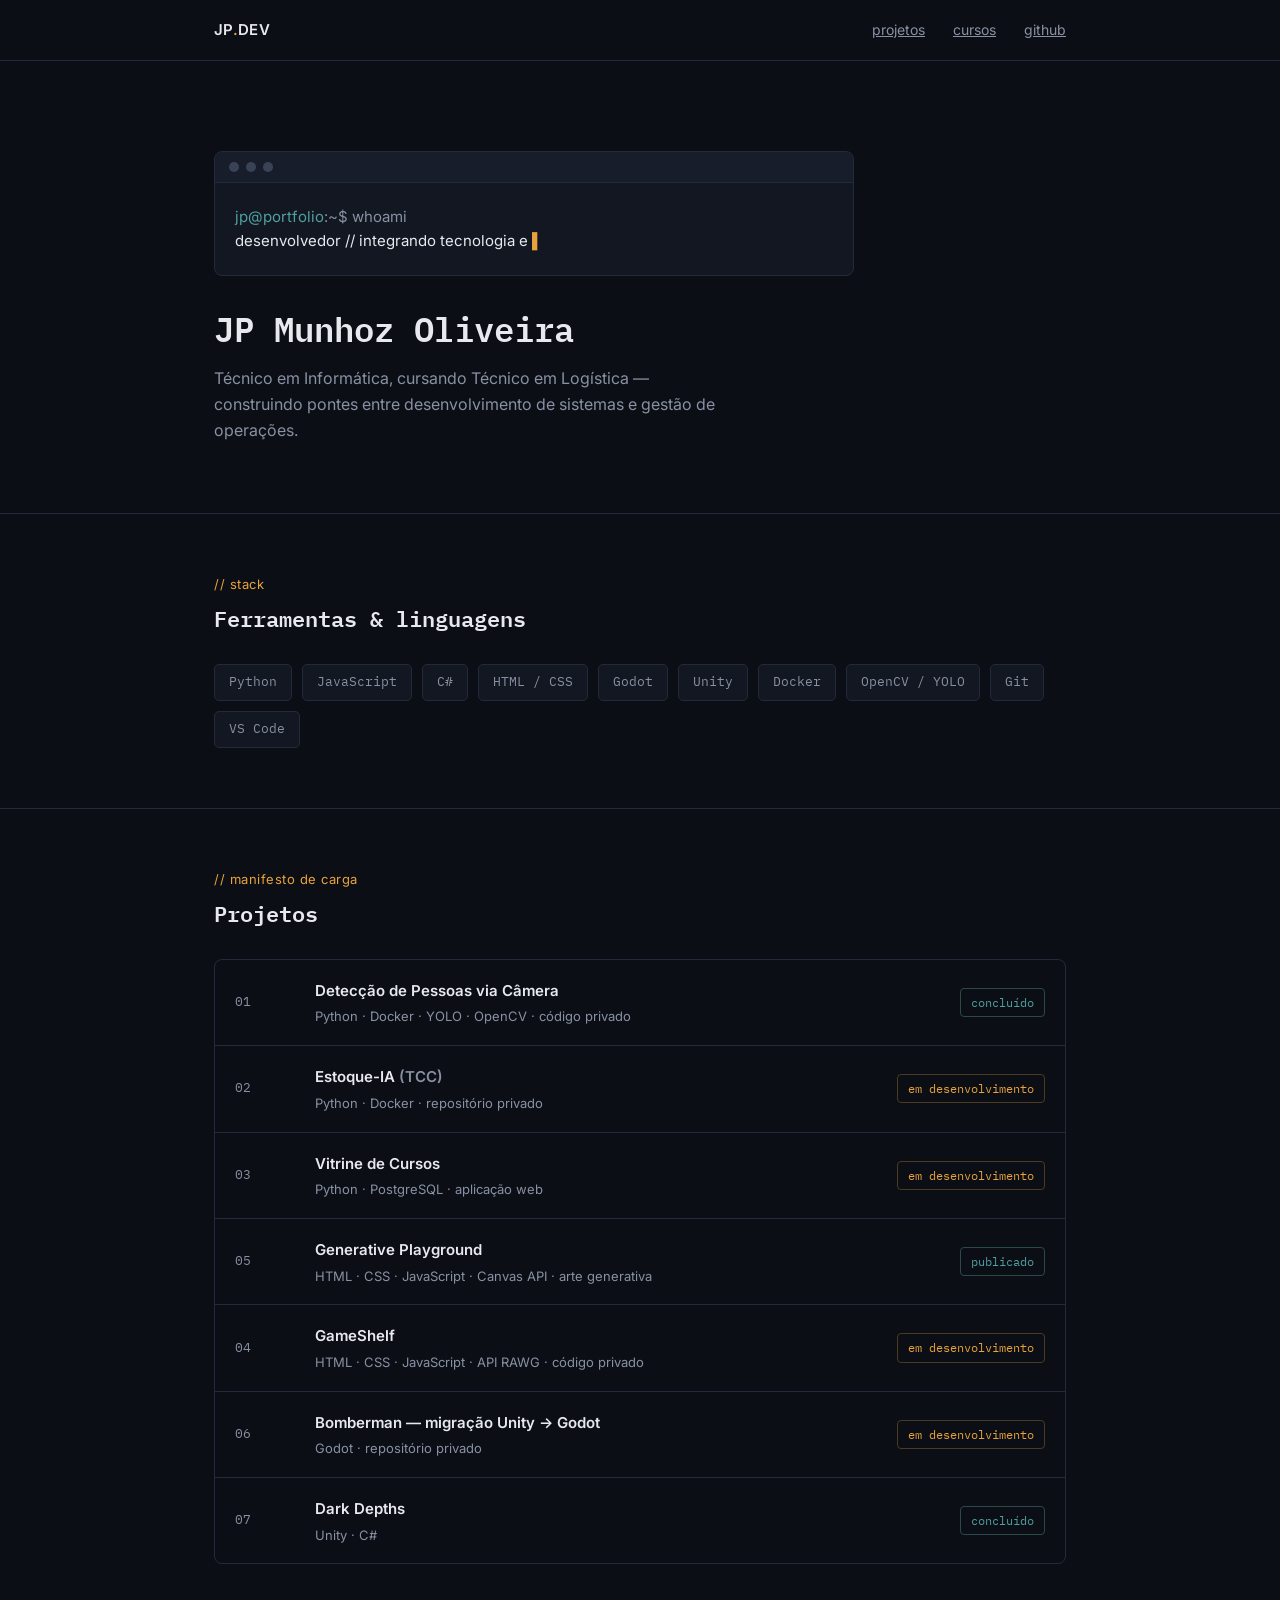
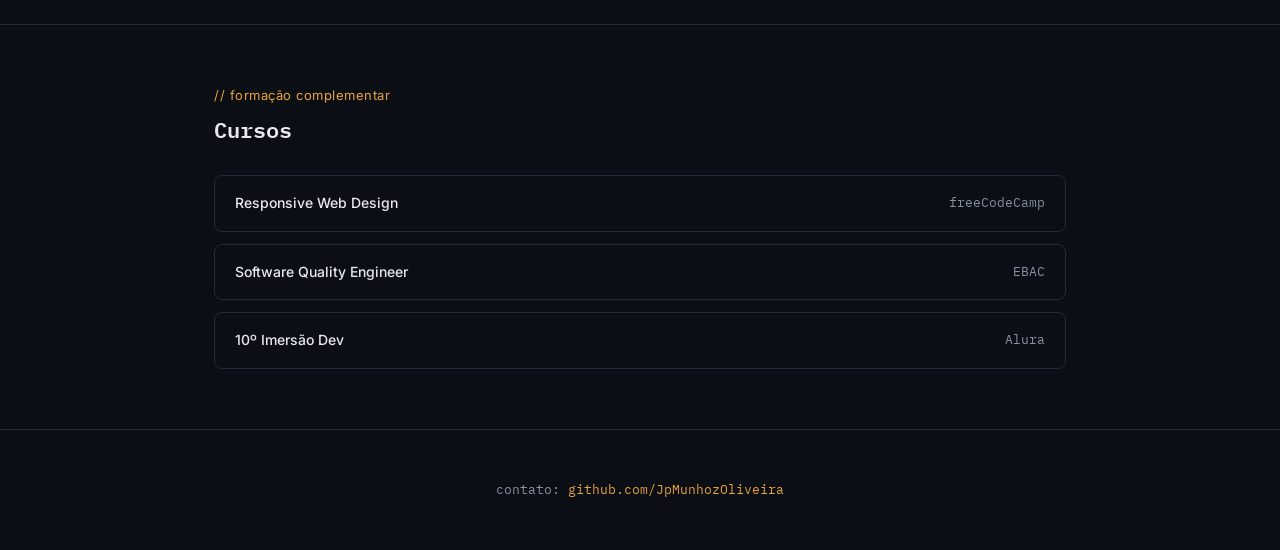
<file: index.html>
<!DOCTYPE html>
<html lang="pt-BR">

<head>
    <meta charset="UTF-8">
    <meta name="viewport" content="width=device-width, initial-scale=1">
    <title>JP Munhoz Oliveira — Portfólio</title>
    <link rel="preconnect" href="https://fonts.googleapis.com">
    <link
        href="https://fonts.googleapis.com/css2?family=IBM+Plex+Mono:wght@400;500;600;700&family=Inter:wght@400;500;600&display=swap"
        rel="stylesheet">
     <link rel="stylesheet" href="styles/styles.css">
</head>

<body>

    <nav>
        <div class="wrap">
            <div class="brand">JP<span>.</span>DEV</div>
            <ul>
                <li><a href="#projetos">projetos</a></li>
                <li><a href="#cursos">cursos</a></li>
                <li><a href="https://github.com/JpMunhozOliveira" target="_blank">github</a></li>
            </ul>
        </div>
    </nav>

    <header class="hero">
        <div class="wrap">
            <div class="term">
                <div class="term-bar">
                    <div class="dot"></div>
                    <div class="dot"></div>
                    <div class="dot"></div>
                </div>
                <div class="term-body">
                    <div class="line"><span class="prompt">jp@portfolio</span>:~$ whoami</div>
                    <div class="out" id="typed"></div>
                </div>
            </div>
            <h1>JP Munhoz Oliveira</h1>
            <p class="tag">Técnico em Informática, cursando Técnico em Logística — construindo pontes entre
                desenvolvimento de sistemas e gestão de operações.</p>
        </div>
    </header>

    <section id="stack">
        <div class="wrap">
            <div class="sec-label">// stack</div>
            <h2>Ferramentas &amp; linguagens</h2>
            <div class="stack-row">
                <span class="chip">Python</span>
                <span class="chip">JavaScript</span>
                <span class="chip">C#</span>
                <span class="chip">HTML / CSS</span>
                <span class="chip">Godot</span>
                <span class="chip">Unity</span>
                <span class="chip">Docker</span>
                <span class="chip">OpenCV / YOLO</span>
                <span class="chip">Git</span>
                <span class="chip">VS Code</span>
            </div>
        </div>
    </section>

    <section id="projetos">
        <div class="wrap">
            <div class="sec-label">// manifesto de carga</div>
            <h2>Projetos</h2>
            <div class="manifest">

                <a class="m-row" href="security-cam.html">
                    <span class="m-code">01</span>
                    <span>
                        <span class="m-name">Detecção de Pessoas via Câmera</span>
                        <div class="m-meta">Python · Docker · YOLO · OpenCV · código privado</div>
                    </span>
                    <span class="m-status st-done">concluído</span>
                </a>

                <a class="m-row" href="estoque-ia.html">
                    <span class="m-code">02</span>
                    <span>
                        <span class="m-name">Estoque-IA <em
                                style="font-style:normal;color:var(--text-dim);">(TCC)</em></span>
                        <div class="m-meta">Python · Docker · repositório privado</div>
                    </span>
                    <span class="m-status st-dev">em desenvolvimento</span>
                </a>

                <a class="m-row" href="vitrine-de-cursos.html">
                    <span class="m-code">03</span>
                    <span>
                        <span class="m-name">Vitrine de Cursos</span>
                        <div class="m-meta">Python · PostgreSQL · aplicação web</div>
                    </span>
                    <span class="m-status st-dev">em desenvolvimento</span>
                </a>


                <a class="m-row" href="generative-playground.html">
                    <span class="m-code">05</span>
                    <span>
                        <span class="m-name">Generative Playground</span>
                        <div class="m-meta">HTML · CSS · JavaScript · Canvas API · arte generativa</div>
                    </span>
                    <span class="m-status st-done">publicado</span>
                </a>

                <a class="m-row" href="gameshelf.html">
                    <span class="m-code">04</span>
                    <span>
                        <span class="m-name">GameShelf</span>
                        <div class="m-meta">HTML · CSS · JavaScript · API RAWG · código privado</div>
                    </span>
                    <span class="m-status st-dev">em desenvolvimento</span>
                </a>

                <a class="m-row" href="#">
                    <span class="m-code">06</span>
                    <span>
                        <span class="m-name">Bomberman — migração Unity → Godot</span>
                        <div class="m-meta">Godot · repositório privado</div>
                    </span>
                    <span class="m-status st-dev">em desenvolvimento</span>
                </a>

                <a class="m-row" href="https://github.com/JpMunhozOliveira/Dark-Depths" target="_blank">
                    <span class="m-code">07</span>
                    <span>
                        <span class="m-name">Dark Depths</span>
                        <div class="m-meta">Unity · C#</div>
                    </span>
                    <span class="m-status st-done">concluído</span>
                </a>

            </div>
        </div>
    </section>

    <section id="cursos">
        <div class="wrap">
            <div class="sec-label">// formação complementar</div>
            <h2>Cursos</h2>
            <div class="courses">
                <div class="course">
                    <span class="course-name">Responsive Web Design</span>
                    <span class="course-org">freeCodeCamp</span>
                </div>
                <div class="course">
                    <span class="course-name">Software Quality Engineer</span>
                    <span class="course-org">EBAC</span>
                </div>
                <div class="course">
                    <span class="course-name">10º Imersão Dev</span>
                    <span class="course-org">Alura</span>
                </div>
            </div>
        </div>
    </section>

    <footer>
        <div class="wrap">
            <p class="mono">contato: <a class="gh" href="https://github.com/JpMunhozOliveira"
                    target="_blank">github.com/JpMunhozOliveira</a></p>
        </div>
    </footer>

    <script>
        const text = "desenvolvedor // integrando tecnologia e logística";
        const el = document.getElementById('typed');
        let i = 0;
        function type() {
            if (i <= text.length) {
                el.textContent = text.slice(0, i);
                i++;
                setTimeout(type, 35);
            }
        }
        type();
    </script>

</body>

</html>
</file>
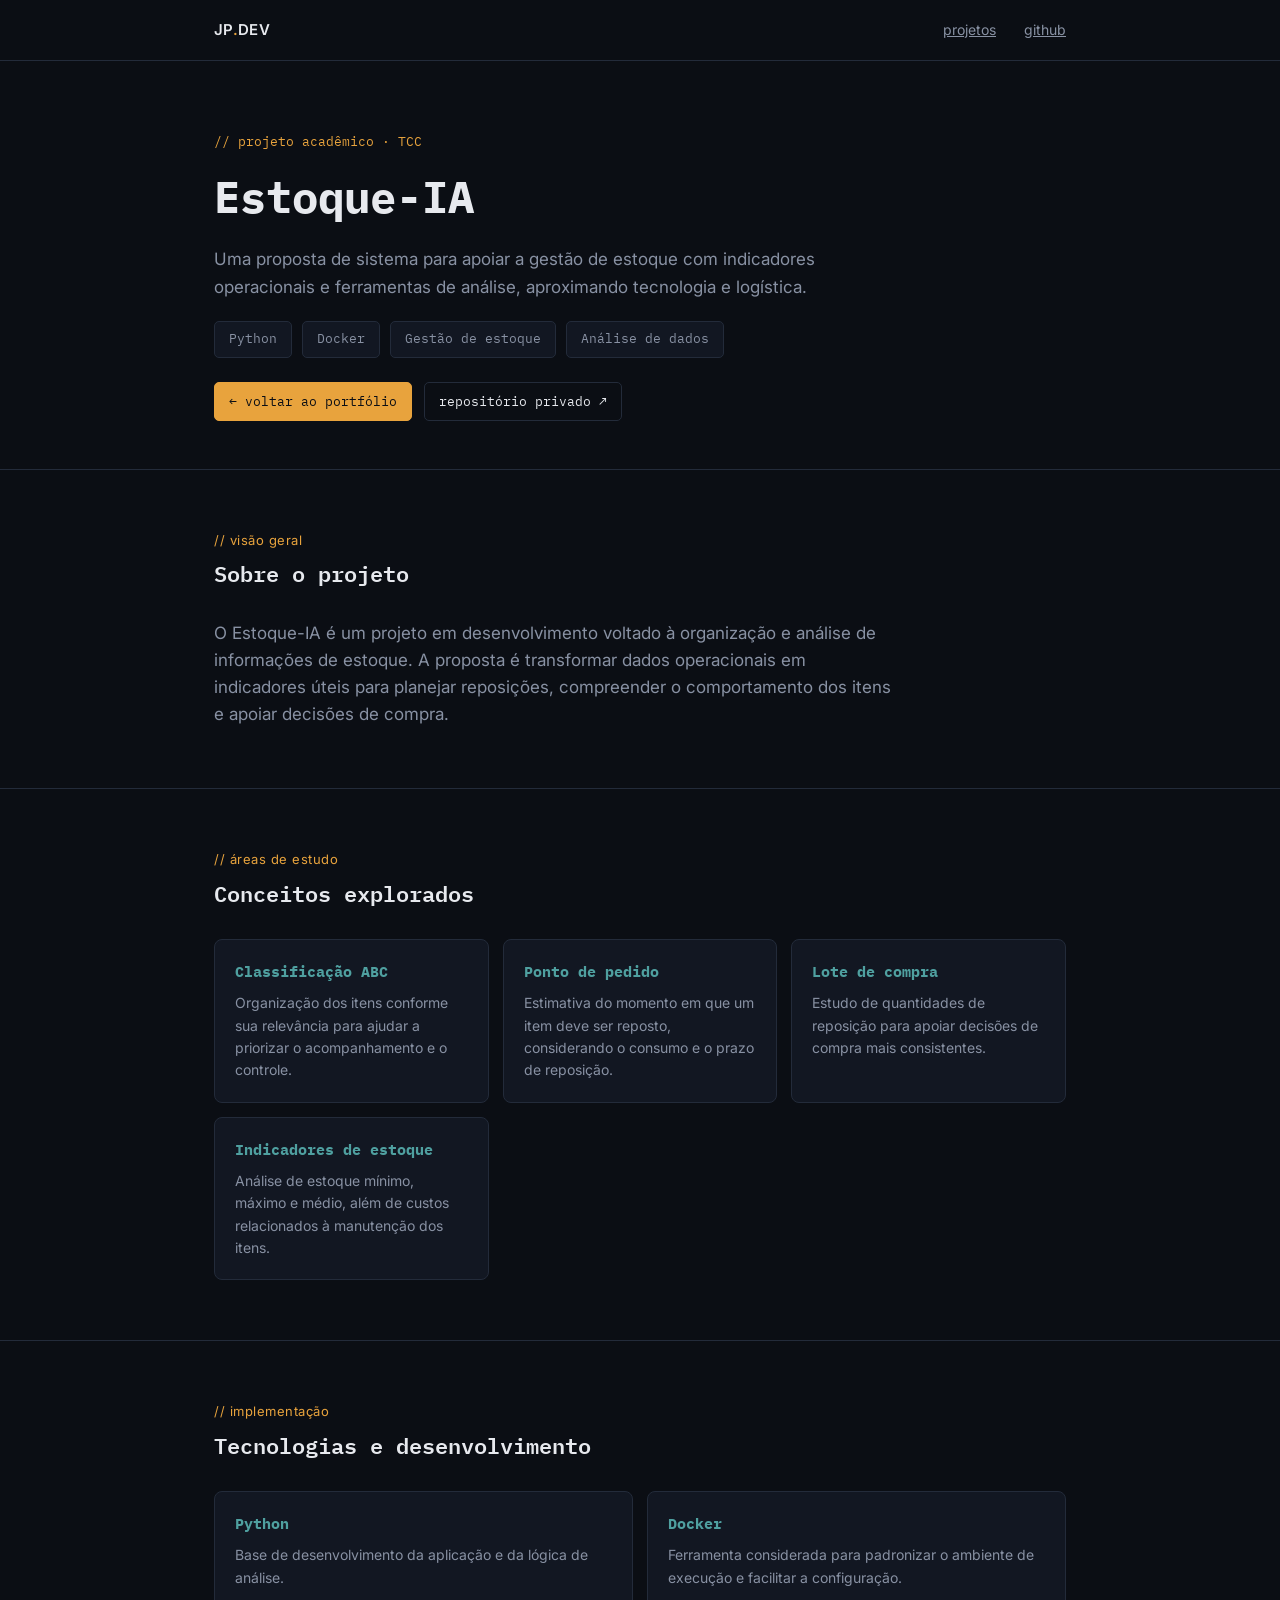
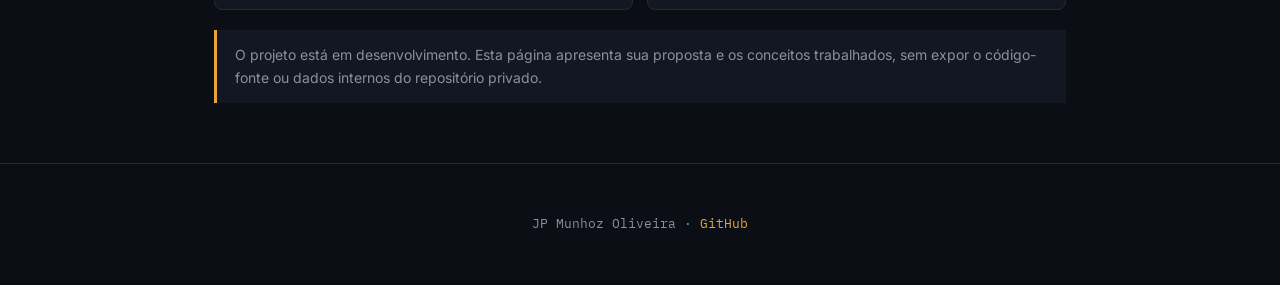
<file: estoque-ia.html>
<!DOCTYPE html>
<html lang="pt-BR">
<head>
  <meta charset="UTF-8">
  <meta name="viewport" content="width=device-width, initial-scale=1">
  <meta name="description" content="Estoque-IA: projeto acadêmico que explora gestão de estoque, indicadores e apoio à tomada de decisão.">
  <title>Estoque-IA — JP Munhoz Oliveira</title>
  <link rel="preconnect" href="https://fonts.googleapis.com">
  <link href="https://fonts.googleapis.com/css2?family=IBM+Plex+Mono:wght@400;500;600;700&family=Inter:wght@400;500;600&display=swap" rel="stylesheet">
  <link rel="stylesheet" href="styles/styles.css">
  <style>
    .detail-hero{padding:72px 0 48px;border-bottom:1px solid var(--border)}
    .eyebrow{font:13px "IBM Plex Mono",monospace;color:var(--accent);margin-bottom:12px}
    .detail-hero h1{font-size:clamp(30px,6vw,44px);margin-bottom:14px}
    .lead{max-width:680px;color:var(--text-dim);font-size:17px}
    .detail-grid{display:grid;grid-template-columns:repeat(auto-fit,minmax(220px,1fr));gap:14px}
    .detail-card{padding:20px;border:1px solid var(--border);border-radius:8px;background:var(--bg-elev)}
    .detail-card h3{font-size:15px;margin-bottom:8px;color:var(--accent-2)}
    .detail-card p,.detail-card li{font-size:14px;color:var(--text-dim)}
    .detail-card ul{padding-left:18px}
    .notice{border-left:3px solid var(--accent);padding:14px 18px;background:var(--bg-elev);color:var(--text-dim);font-size:14px}
    .actions{display:flex;flex-wrap:wrap;gap:12px;margin-top:24px}
    .action{display:inline-block;text-decoration:none;padding:10px 14px;border:1px solid var(--border);border-radius:5px;font:13px "IBM Plex Mono",monospace}
    .action.primary{background:var(--accent);border-color:var(--accent);color:#0b0e14}
    @media(max-width:600px){.detail-hero{padding:52px 0 36px}}
  </style>
</head>
<body>
  <nav><div class="wrap"><a class="brand" href="index.html" style="text-decoration:none">JP<span>.</span>DEV</a><ul><li><a href="index.html#projetos">projetos</a></li><li><a href="https://github.com/JpMunhozOliveira" target="_blank" rel="noreferrer">github</a></li></ul></div></nav>
  <header class="detail-hero"><div class="wrap">
    <div class="eyebrow">// projeto acadêmico · TCC</div>
    <h1>Estoque-IA</h1>
    <p class="lead">Uma proposta de sistema para apoiar a gestão de estoque com indicadores operacionais e ferramentas de análise, aproximando tecnologia e logística.</p>
    <div class="stack-row" style="margin-top:20px"><span class="chip">Python</span><span class="chip">Docker</span><span class="chip">Gestão de estoque</span><span class="chip">Análise de dados</span></div>
    <div class="actions"><a class="action primary" href="index.html#projetos">← voltar ao portfólio</a><a class="action" href="https://github.com/JpMunhozOliveira/Estoque-IA" target="_blank" rel="noreferrer">repositório privado ↗</a></div>
  </div></header>
  <main>
    <section><div class="wrap"><div class="sec-label">// visão geral</div><h2>Sobre o projeto</h2><p class="lead">O Estoque-IA é um projeto em desenvolvimento voltado à organização e análise de informações de estoque. A proposta é transformar dados operacionais em indicadores úteis para planejar reposições, compreender o comportamento dos itens e apoiar decisões de compra.</p></div></section>
    <section><div class="wrap"><div class="sec-label">// áreas de estudo</div><h2>Conceitos explorados</h2><div class="detail-grid">
      <article class="detail-card"><h3>Classificação ABC</h3><p>Organização dos itens conforme sua relevância para ajudar a priorizar o acompanhamento e o controle.</p></article>
      <article class="detail-card"><h3>Ponto de pedido</h3><p>Estimativa do momento em que um item deve ser reposto, considerando o consumo e o prazo de reposição.</p></article>
      <article class="detail-card"><h3>Lote de compra</h3><p>Estudo de quantidades de reposição para apoiar decisões de compra mais consistentes.</p></article>
      <article class="detail-card"><h3>Indicadores de estoque</h3><p>Análise de estoque mínimo, máximo e médio, além de custos relacionados à manutenção dos itens.</p></article>
    </div></div></section>
    <section><div class="wrap"><div class="sec-label">// implementação</div><h2>Tecnologias e desenvolvimento</h2><div class="detail-grid">
      <article class="detail-card"><h3>Python</h3><p>Base de desenvolvimento da aplicação e da lógica de análise.</p></article>
      <article class="detail-card"><h3>Docker</h3><p>Ferramenta considerada para padronizar o ambiente de execução e facilitar a configuração.</p></article>
    </div><p class="notice" style="margin-top:20px">O projeto está em desenvolvimento. Esta página apresenta sua proposta e os conceitos trabalhados, sem expor o código-fonte ou dados internos do repositório privado.</p></div></section>
  </main>
  <footer><div class="wrap"><p class="mono">JP Munhoz Oliveira · <a class="gh" href="https://github.com/JpMunhozOliveira" target="_blank" rel="noreferrer">GitHub</a></p></div></footer>
</body>
</html>
</file>
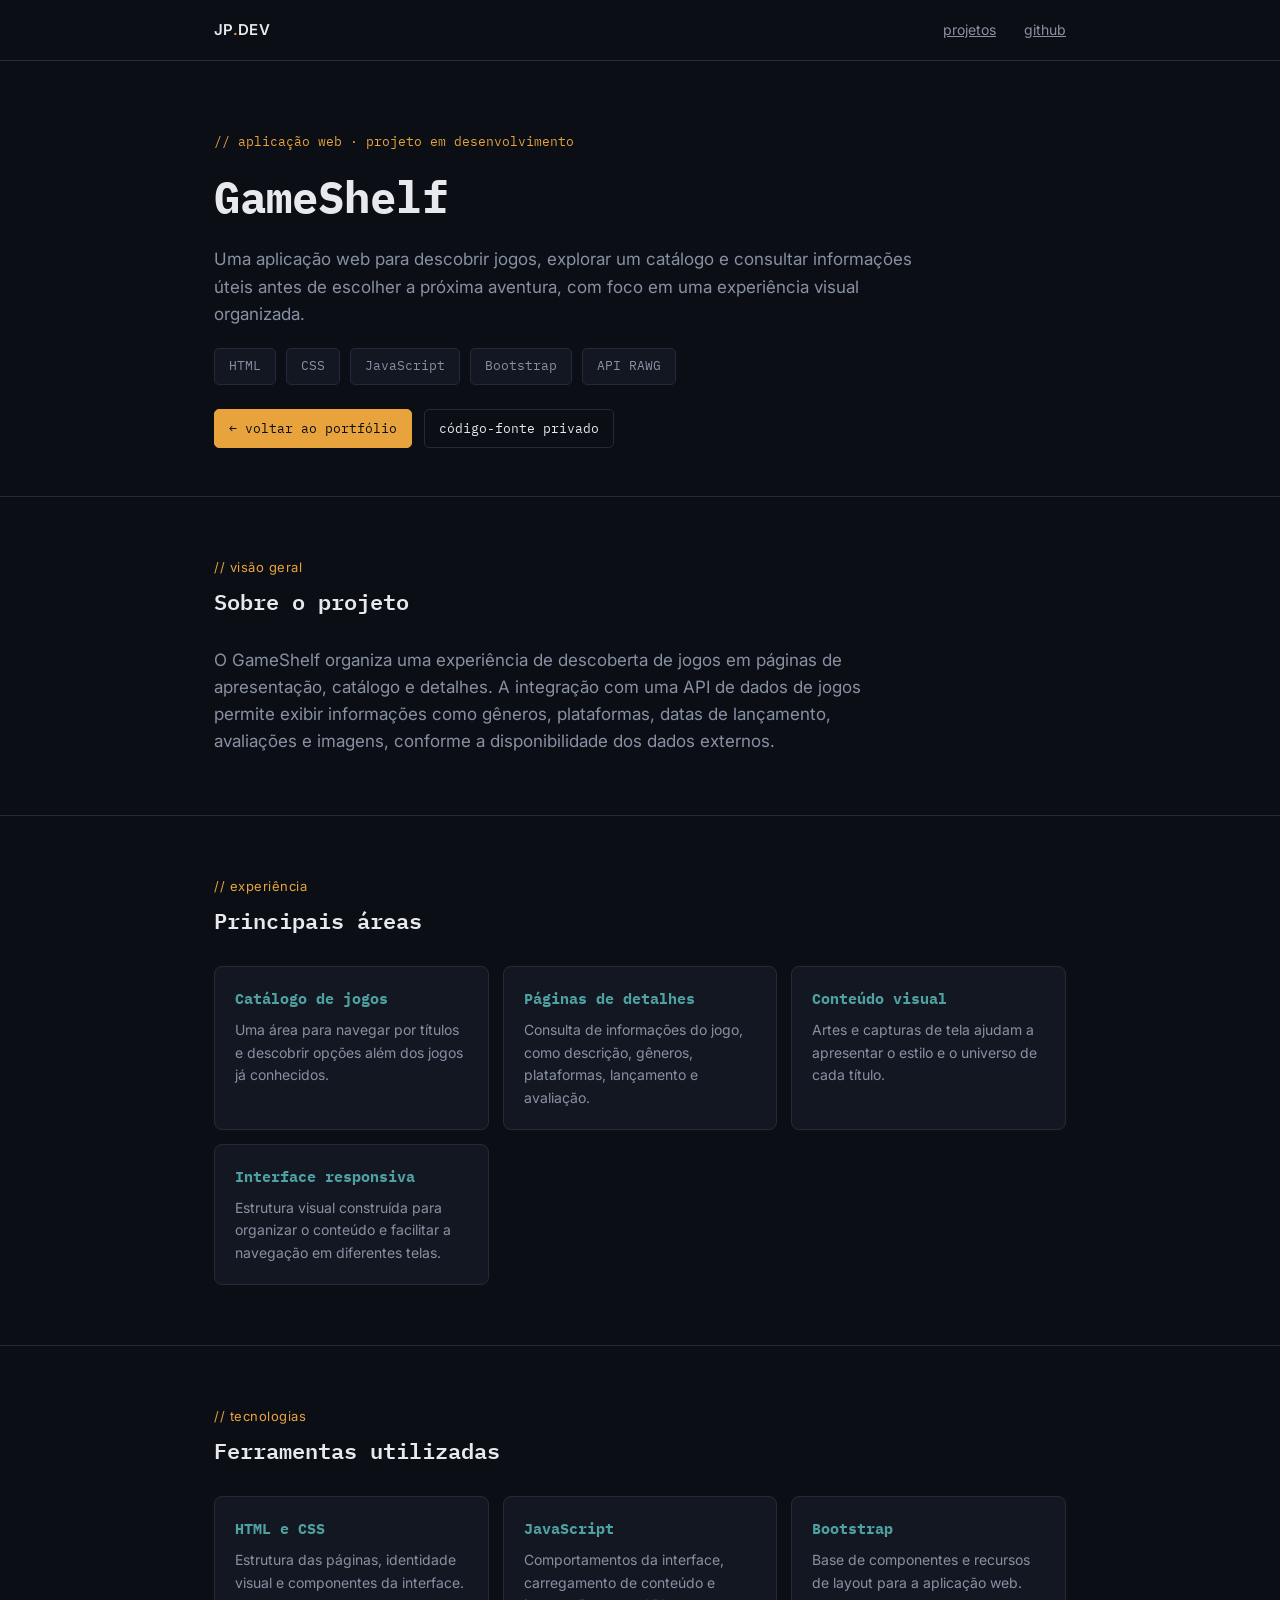
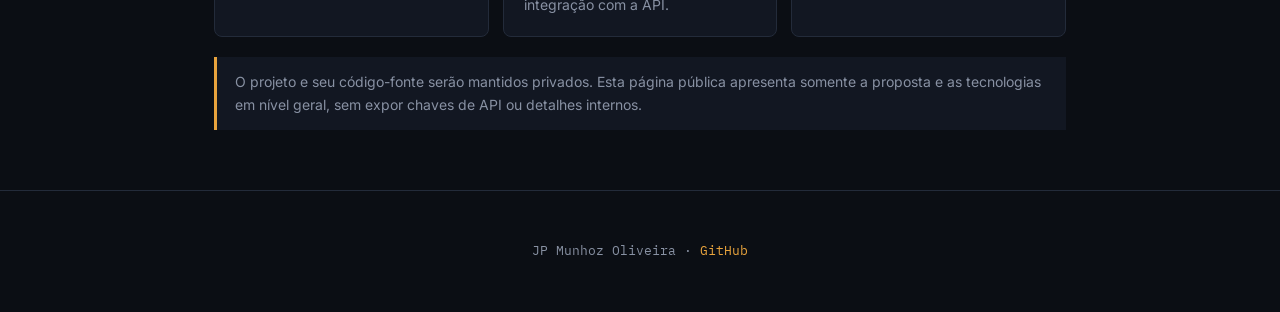
<file: gameshelf.html>
<!DOCTYPE html>
<html lang="pt-BR">
<head>
  <meta charset="UTF-8">
  <meta name="viewport" content="width=device-width, initial-scale=1">
  <meta name="description" content="GameShelf é uma aplicação web para explorar um catálogo de jogos, consultar detalhes, gêneros, plataformas, avaliações e imagens.">
  <title>GameShelf — JP Munhoz Oliveira</title>
  <link rel="preconnect" href="https://fonts.googleapis.com">
  <link href="https://fonts.googleapis.com/css2?family=IBM+Plex+Mono:wght@400;500;600;700&family=Inter:wght@400;500;600&display=swap" rel="stylesheet">
  <link rel="stylesheet" href="styles/styles.css">
  <style>
    .detail-hero{padding:72px 0 48px;border-bottom:1px solid var(--border)}
    .eyebrow{font:13px "IBM Plex Mono",monospace;color:var(--accent);margin-bottom:12px}
    .detail-hero h1{font-size:clamp(30px,6vw,44px);margin-bottom:14px}
    .lead{max-width:700px;color:var(--text-dim);font-size:17px}
    .detail-grid{display:grid;grid-template-columns:repeat(auto-fit,minmax(220px,1fr));gap:14px}
    .detail-card{padding:20px;border:1px solid var(--border);border-radius:8px;background:var(--bg-elev)}
    .detail-card h3{font-size:15px;margin-bottom:8px;color:var(--accent-2)}
    .detail-card p{font-size:14px;color:var(--text-dim)}
    .notice{border-left:3px solid var(--accent);padding:14px 18px;background:var(--bg-elev);color:var(--text-dim);font-size:14px}
    .actions{display:flex;flex-wrap:wrap;gap:12px;margin-top:24px}
    .action{display:inline-block;text-decoration:none;padding:10px 14px;border:1px solid var(--border);border-radius:5px;font:13px "IBM Plex Mono",monospace}
    .action.primary{background:var(--accent);border-color:var(--accent);color:#0b0e14}
    @media(max-width:600px){.detail-hero{padding:52px 0 36px}}
  </style>
</head>
<body>
  <nav><div class="wrap"><a class="brand" href="index.html" style="text-decoration:none">JP<span>.</span>DEV</a><ul><li><a href="index.html#projetos">projetos</a></li><li><a href="https://github.com/JpMunhozOliveira" target="_blank" rel="noreferrer">github</a></li></ul></div></nav>
  <header class="detail-hero"><div class="wrap">
    <div class="eyebrow">// aplicação web · projeto em desenvolvimento</div>
    <h1>GameShelf</h1>
    <p class="lead">Uma aplicação web para descobrir jogos, explorar um catálogo e consultar informações úteis antes de escolher a próxima aventura, com foco em uma experiência visual organizada.</p>
    <div class="stack-row" style="margin-top:20px"><span class="chip">HTML</span><span class="chip">CSS</span><span class="chip">JavaScript</span><span class="chip">Bootstrap</span><span class="chip">API RAWG</span></div>
    <div class="actions"><a class="action primary" href="index.html#projetos">← voltar ao portfólio</a><span class="action">código-fonte privado</span></div>
  </div></header>
  <main>
    <section><div class="wrap"><div class="sec-label">// visão geral</div><h2>Sobre o projeto</h2><p class="lead">O GameShelf organiza uma experiência de descoberta de jogos em páginas de apresentação, catálogo e detalhes. A integração com uma API de dados de jogos permite exibir informações como gêneros, plataformas, datas de lançamento, avaliações e imagens, conforme a disponibilidade dos dados externos.</p></div></section>
    <section><div class="wrap"><div class="sec-label">// experiência</div><h2>Principais áreas</h2><div class="detail-grid">
      <article class="detail-card"><h3>Catálogo de jogos</h3><p>Uma área para navegar por títulos e descobrir opções além dos jogos já conhecidos.</p></article>
      <article class="detail-card"><h3>Páginas de detalhes</h3><p>Consulta de informações do jogo, como descrição, gêneros, plataformas, lançamento e avaliação.</p></article>
      <article class="detail-card"><h3>Conteúdo visual</h3><p>Artes e capturas de tela ajudam a apresentar o estilo e o universo de cada título.</p></article>
      <article class="detail-card"><h3>Interface responsiva</h3><p>Estrutura visual construída para organizar o conteúdo e facilitar a navegação em diferentes telas.</p></article>
    </div></div></section>
    <section><div class="wrap"><div class="sec-label">// tecnologias</div><h2>Ferramentas utilizadas</h2><div class="detail-grid">
      <article class="detail-card"><h3>HTML e CSS</h3><p>Estrutura das páginas, identidade visual e componentes da interface.</p></article>
      <article class="detail-card"><h3>JavaScript</h3><p>Comportamentos da interface, carregamento de conteúdo e integração com a API.</p></article>
      <article class="detail-card"><h3>Bootstrap</h3><p>Base de componentes e recursos de layout para a aplicação web.</p></article>
    </div><p class="notice" style="margin-top:20px">O projeto e seu código-fonte serão mantidos privados. Esta página pública apresenta somente a proposta e as tecnologias em nível geral, sem expor chaves de API ou detalhes internos.</p></div></section>
  </main>
  <footer><div class="wrap"><p class="mono">JP Munhoz Oliveira · <a class="gh" href="https://github.com/JpMunhozOliveira" target="_blank" rel="noreferrer">GitHub</a></p></div></footer>
</body>
</html>
</file>
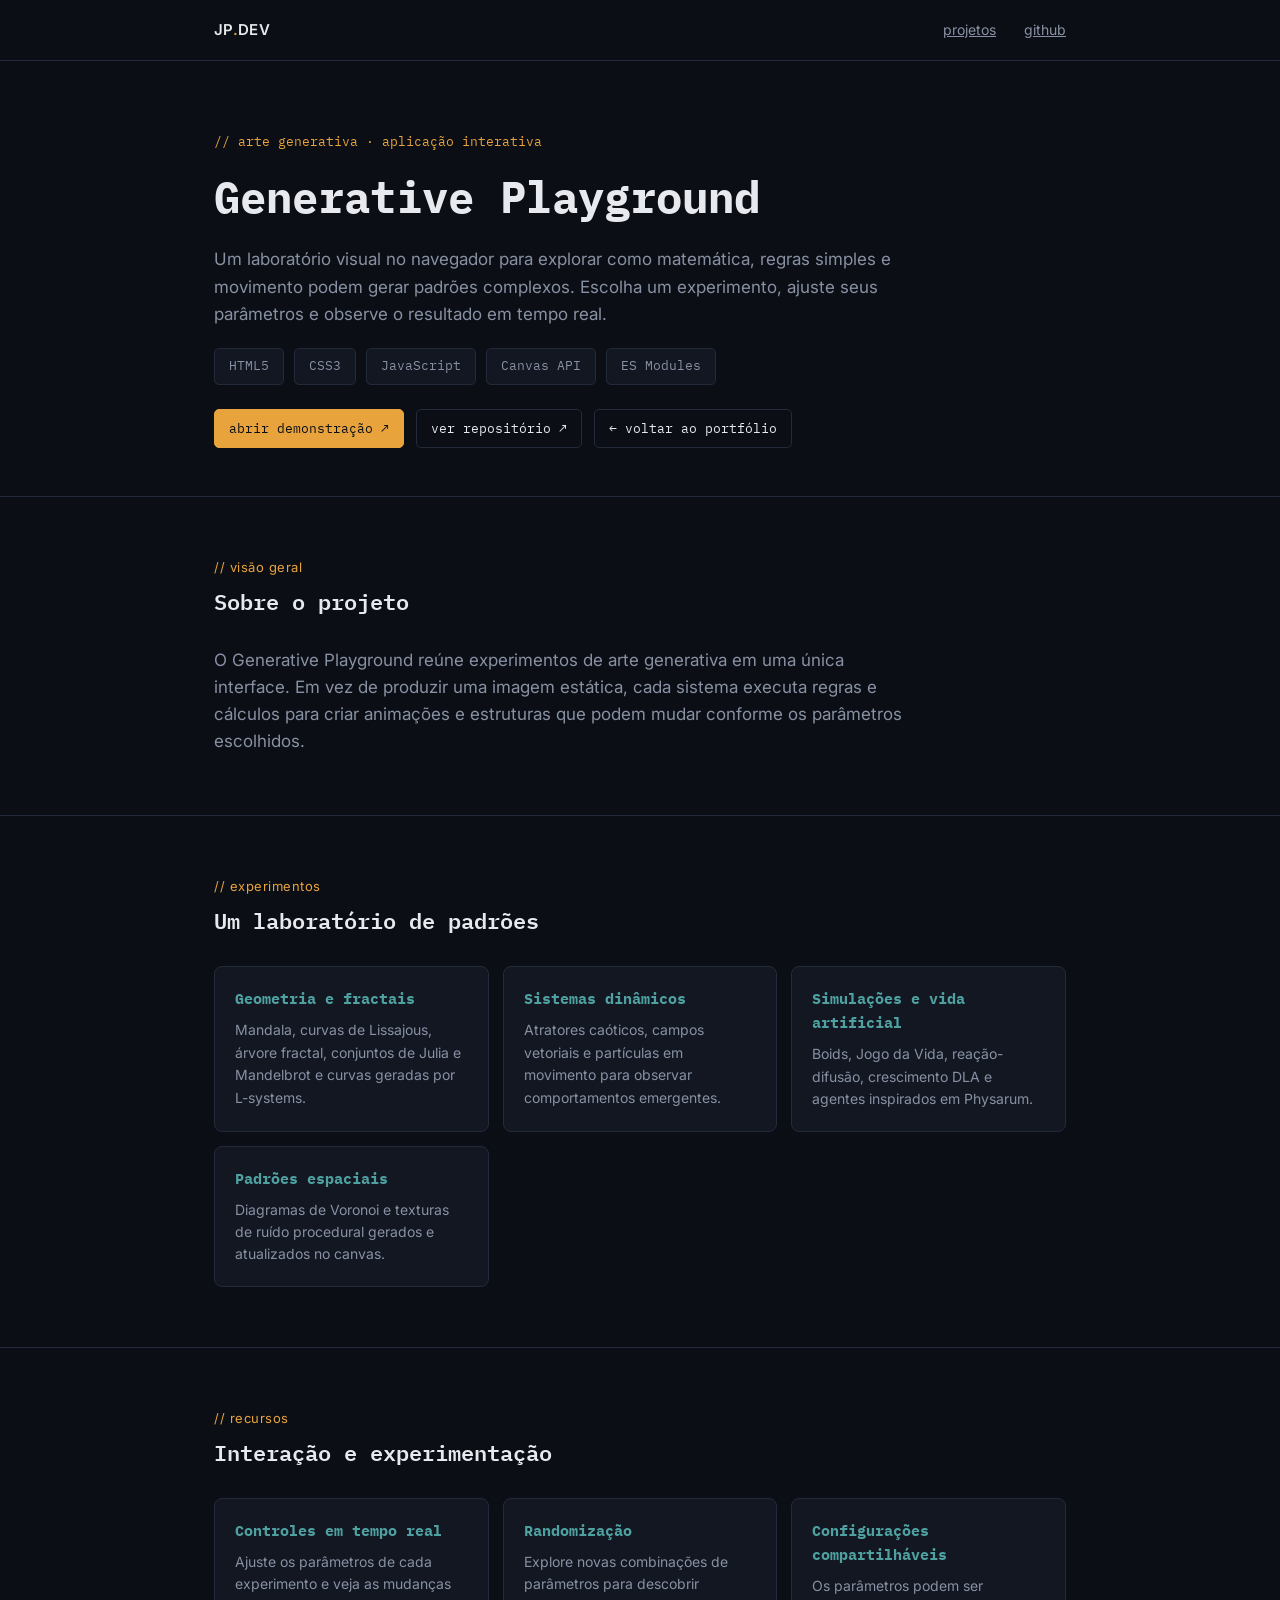
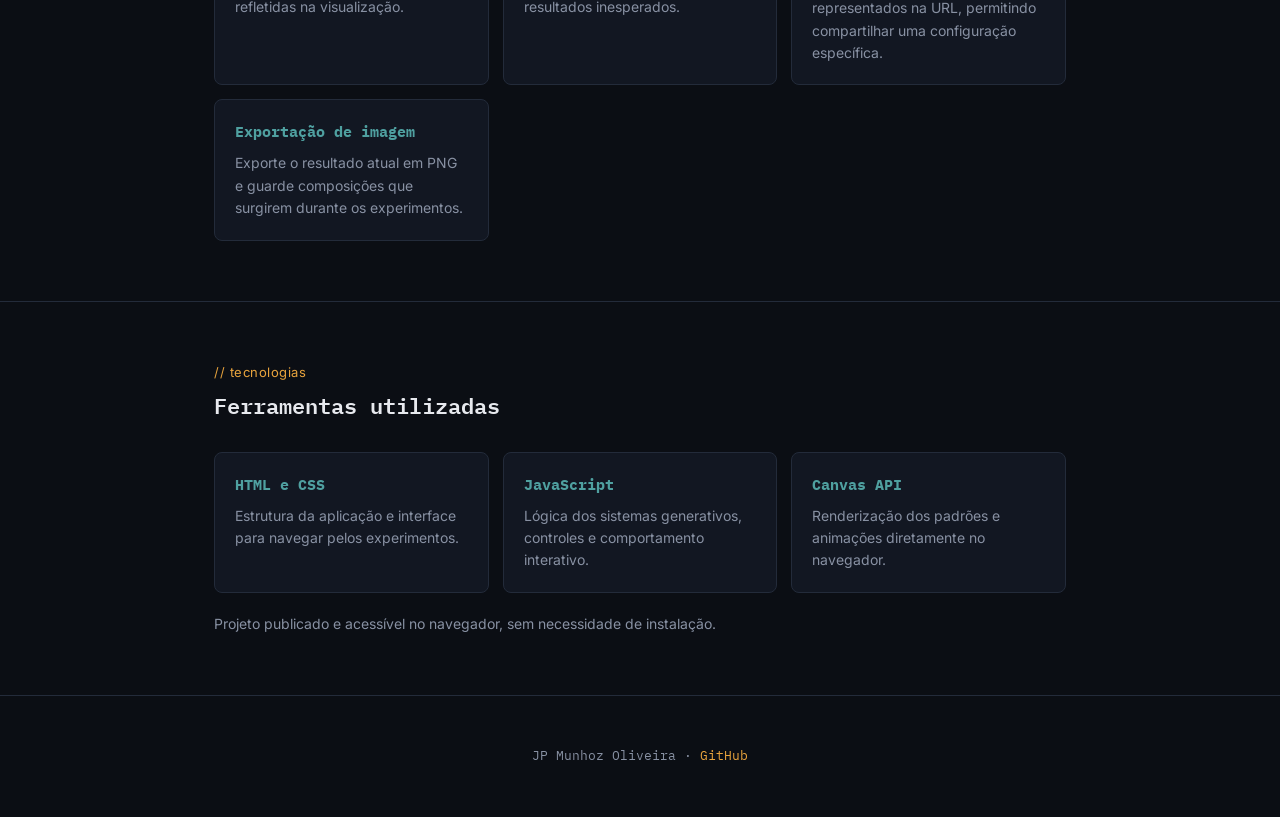
<file: generative-playground.html>
<!DOCTYPE html>
<html lang="pt-BR">
<head>
  <meta charset="UTF-8">
  <meta name="viewport" content="width=device-width, initial-scale=1">
  <meta name="description" content="Generative Playground: experimente arte generativa interativa com padrões matemáticos, simulações e sistemas visuais no navegador.">
  <title>Generative Playground — JP Munhoz Oliveira</title>
  <link rel="preconnect" href="https://fonts.googleapis.com">
  <link href="https://fonts.googleapis.com/css2?family=IBM+Plex+Mono:wght@400;500;600;700&family=Inter:wght@400;500;600&display=swap" rel="stylesheet">
  <link rel="stylesheet" href="styles/styles.css">
  <style>
    .detail-hero{padding:72px 0 48px;border-bottom:1px solid var(--border)}
    .eyebrow{font:13px "IBM Plex Mono",monospace;color:var(--accent);margin-bottom:12px}
    .detail-hero h1{font-size:clamp(30px,6vw,44px);margin-bottom:14px}
    .lead{max-width:700px;color:var(--text-dim);font-size:17px}
    .detail-grid{display:grid;grid-template-columns:repeat(auto-fit,minmax(220px,1fr));gap:14px}
    .detail-card{padding:20px;border:1px solid var(--border);border-radius:8px;background:var(--bg-elev)}
    .detail-card h3{font-size:15px;margin-bottom:8px;color:var(--accent-2)}
    .detail-card p{font-size:14px;color:var(--text-dim)}
    .actions{display:flex;flex-wrap:wrap;gap:12px;margin-top:24px}
    .action{display:inline-block;text-decoration:none;padding:10px 14px;border:1px solid var(--border);border-radius:5px;font:13px "IBM Plex Mono",monospace}
    .action.primary{background:var(--accent);border-color:var(--accent);color:#0b0e14}
    @media(max-width:600px){.detail-hero{padding:52px 0 36px}}
  </style>
</head>
<body>
  <nav><div class="wrap"><a class="brand" href="index.html" style="text-decoration:none">JP<span>.</span>DEV</a><ul><li><a href="index.html#projetos">projetos</a></li><li><a href="https://github.com/JpMunhozOliveira" target="_blank" rel="noreferrer">github</a></li></ul></div></nav>
  <header class="detail-hero"><div class="wrap">
    <div class="eyebrow">// arte generativa · aplicação interativa</div>
    <h1>Generative Playground</h1>
    <p class="lead">Um laboratório visual no navegador para explorar como matemática, regras simples e movimento podem gerar padrões complexos. Escolha um experimento, ajuste seus parâmetros e observe o resultado em tempo real.</p>
    <div class="stack-row" style="margin-top:20px"><span class="chip">HTML5</span><span class="chip">CSS3</span><span class="chip">JavaScript</span><span class="chip">Canvas API</span><span class="chip">ES Modules</span></div>
    <div class="actions"><a class="action primary" href="https://jpmunhozoliveira.github.io/Generative-Playground/" target="_blank" rel="noreferrer">abrir demonstração ↗</a><a class="action" href="https://github.com/JpMunhozOliveira/Generative-Playground" target="_blank" rel="noreferrer">ver repositório ↗</a><a class="action" href="index.html#projetos">← voltar ao portfólio</a></div>
  </div></header>
  <main>
    <section><div class="wrap"><div class="sec-label">// visão geral</div><h2>Sobre o projeto</h2><p class="lead">O Generative Playground reúne experimentos de arte generativa em uma única interface. Em vez de produzir uma imagem estática, cada sistema executa regras e cálculos para criar animações e estruturas que podem mudar conforme os parâmetros escolhidos.</p></div></section>
    <section><div class="wrap"><div class="sec-label">// experimentos</div><h2>Um laboratório de padrões</h2><div class="detail-grid">
      <article class="detail-card"><h3>Geometria e fractais</h3><p>Mandala, curvas de Lissajous, árvore fractal, conjuntos de Julia e Mandelbrot e curvas geradas por L-systems.</p></article>
      <article class="detail-card"><h3>Sistemas dinâmicos</h3><p>Atratores caóticos, campos vetoriais e partículas em movimento para observar comportamentos emergentes.</p></article>
      <article class="detail-card"><h3>Simulações e vida artificial</h3><p>Boids, Jogo da Vida, reação-difusão, crescimento DLA e agentes inspirados em Physarum.</p></article>
      <article class="detail-card"><h3>Padrões espaciais</h3><p>Diagramas de Voronoi e texturas de ruído procedural gerados e atualizados no canvas.</p></article>
    </div></div></section>
    <section><div class="wrap"><div class="sec-label">// recursos</div><h2>Interação e experimentação</h2><div class="detail-grid">
      <article class="detail-card"><h3>Controles em tempo real</h3><p>Ajuste os parâmetros de cada experimento e veja as mudanças refletidas na visualização.</p></article>
      <article class="detail-card"><h3>Randomização</h3><p>Explore novas combinações de parâmetros para descobrir resultados inesperados.</p></article>
      <article class="detail-card"><h3>Configurações compartilháveis</h3><p>Os parâmetros podem ser representados na URL, permitindo compartilhar uma configuração específica.</p></article>
      <article class="detail-card"><h3>Exportação de imagem</h3><p>Exporte o resultado atual em PNG e guarde composições que surgirem durante os experimentos.</p></article>
    </div></div></section>
    <section><div class="wrap"><div class="sec-label">// tecnologias</div><h2>Ferramentas utilizadas</h2><div class="detail-grid">
      <article class="detail-card"><h3>HTML e CSS</h3><p>Estrutura da aplicação e interface para navegar pelos experimentos.</p></article>
      <article class="detail-card"><h3>JavaScript</h3><p>Lógica dos sistemas generativos, controles e comportamento interativo.</p></article>
      <article class="detail-card"><h3>Canvas API</h3><p>Renderização dos padrões e animações diretamente no navegador.</p></article>
    </div><p style="margin-top:20px;color:var(--text-dim);font-size:14px">Projeto publicado e acessível no navegador, sem necessidade de instalação.</p></div></section>
  </main>
  <footer><div class="wrap"><p class="mono">JP Munhoz Oliveira · <a class="gh" href="https://github.com/JpMunhozOliveira" target="_blank" rel="noreferrer">GitHub</a></p></div></footer>
</body>
</html>
</file>
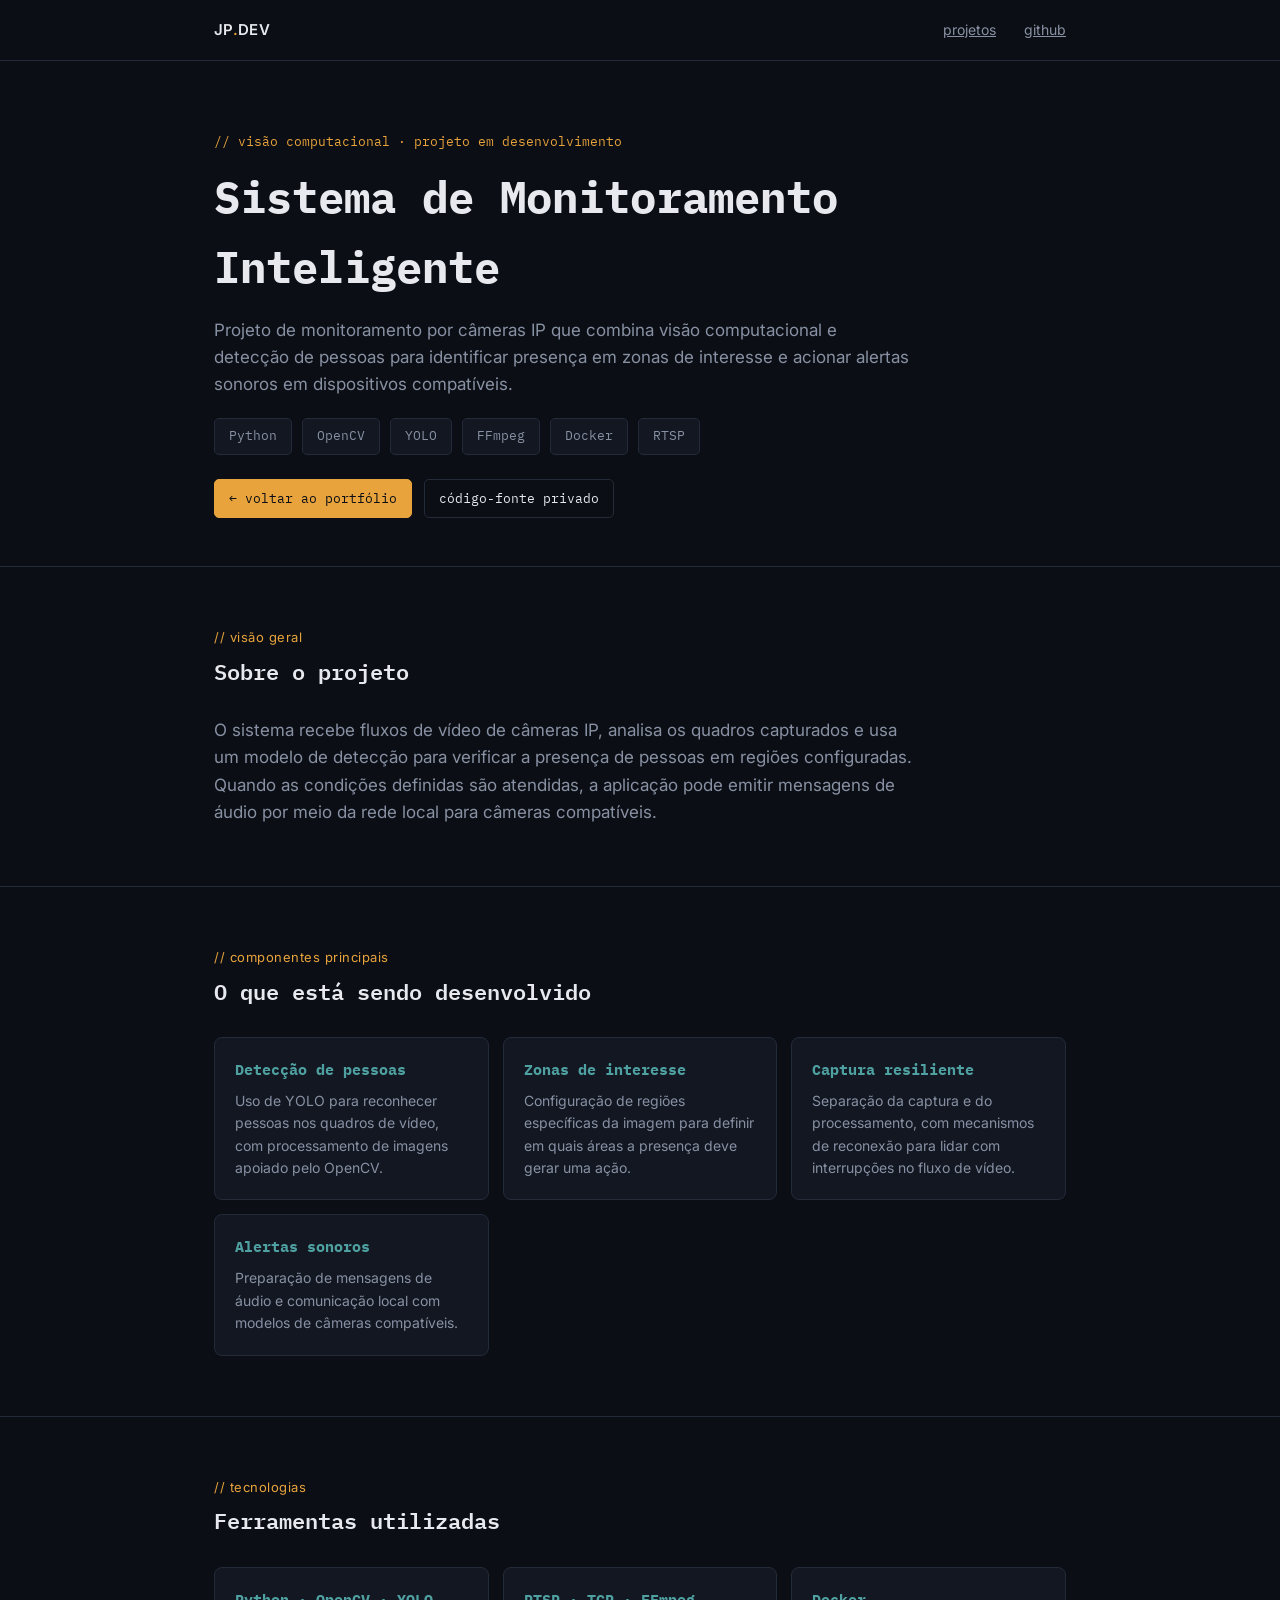
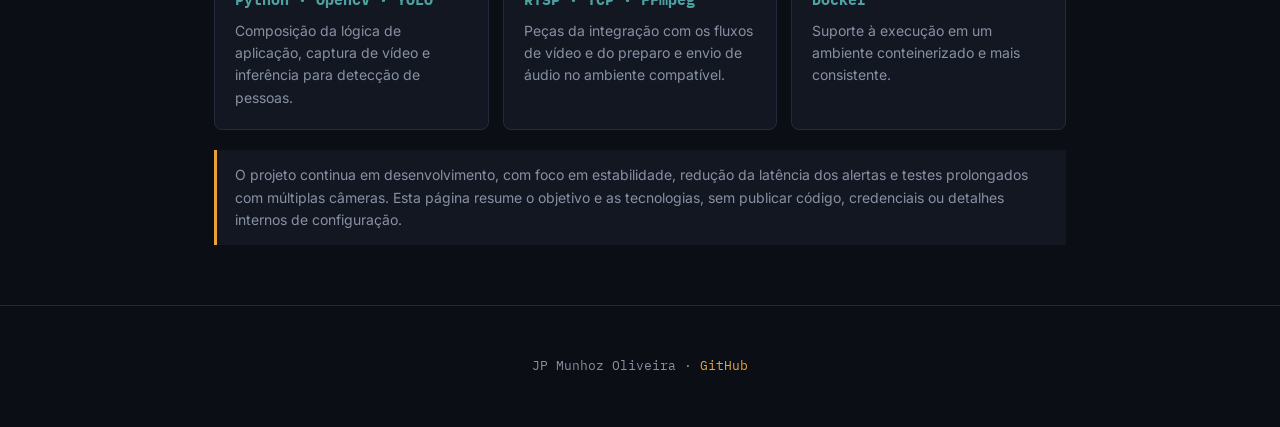
<file: security-cam.html>
<!DOCTYPE html>
<html lang="pt-BR">
<head>
  <meta charset="UTF-8">
  <meta name="viewport" content="width=device-width, initial-scale=1">
  <meta name="description" content="Sistema de monitoramento inteligente com visão computacional para detectar pessoas em zonas de interesse e emitir alertas em câmeras compatíveis.">
  <title>Monitoramento Inteligente — JP Munhoz Oliveira</title>
  <link rel="preconnect" href="https://fonts.googleapis.com">
  <link href="https://fonts.googleapis.com/css2?family=IBM+Plex+Mono:wght@400;500;600;700&family=Inter:wght@400;500;600&display=swap" rel="stylesheet">
  <link rel="stylesheet" href="styles/styles.css">
  <style>
    .detail-hero{padding:72px 0 48px;border-bottom:1px solid var(--border)}
    .eyebrow{font:13px "IBM Plex Mono",monospace;color:var(--accent);margin-bottom:12px}
    .detail-hero h1{font-size:clamp(30px,6vw,44px);margin-bottom:14px}
    .lead{max-width:700px;color:var(--text-dim);font-size:17px}
    .detail-grid{display:grid;grid-template-columns:repeat(auto-fit,minmax(220px,1fr));gap:14px}
    .detail-card{padding:20px;border:1px solid var(--border);border-radius:8px;background:var(--bg-elev)}
    .detail-card h3{font-size:15px;margin-bottom:8px;color:var(--accent-2)}
    .detail-card p{font-size:14px;color:var(--text-dim)}
    .notice{border-left:3px solid var(--accent);padding:14px 18px;background:var(--bg-elev);color:var(--text-dim);font-size:14px}
    .actions{display:flex;flex-wrap:wrap;gap:12px;margin-top:24px}
    .action{display:inline-block;text-decoration:none;padding:10px 14px;border:1px solid var(--border);border-radius:5px;font:13px "IBM Plex Mono",monospace}
    .action.primary{background:var(--accent);border-color:var(--accent);color:#0b0e14}
    @media(max-width:600px){.detail-hero{padding:52px 0 36px}}
  </style>
</head>
<body>
  <nav><div class="wrap"><a class="brand" href="index.html" style="text-decoration:none">JP<span>.</span>DEV</a><ul><li><a href="index.html#projetos">projetos</a></li><li><a href="https://github.com/JpMunhozOliveira" target="_blank" rel="noreferrer">github</a></li></ul></div></nav>
  <header class="detail-hero"><div class="wrap">
    <div class="eyebrow">// visão computacional · projeto em desenvolvimento</div>
    <h1>Sistema de Monitoramento Inteligente</h1>
    <p class="lead">Projeto de monitoramento por câmeras IP que combina visão computacional e detecção de pessoas para identificar presença em zonas de interesse e acionar alertas sonoros em dispositivos compatíveis.</p>
    <div class="stack-row" style="margin-top:20px"><span class="chip">Python</span><span class="chip">OpenCV</span><span class="chip">YOLO</span><span class="chip">FFmpeg</span><span class="chip">Docker</span><span class="chip">RTSP</span></div>
    <div class="actions"><a class="action primary" href="index.html#projetos">← voltar ao portfólio</a><span class="action">código-fonte privado</span></div>
  </div></header>
  <main>
    <section><div class="wrap"><div class="sec-label">// visão geral</div><h2>Sobre o projeto</h2><p class="lead">O sistema recebe fluxos de vídeo de câmeras IP, analisa os quadros capturados e usa um modelo de detecção para verificar a presença de pessoas em regiões configuradas. Quando as condições definidas são atendidas, a aplicação pode emitir mensagens de áudio por meio da rede local para câmeras compatíveis.</p></div></section>
    <section><div class="wrap"><div class="sec-label">// componentes principais</div><h2>O que está sendo desenvolvido</h2><div class="detail-grid">
      <article class="detail-card"><h3>Detecção de pessoas</h3><p>Uso de YOLO para reconhecer pessoas nos quadros de vídeo, com processamento de imagens apoiado pelo OpenCV.</p></article>
      <article class="detail-card"><h3>Zonas de interesse</h3><p>Configuração de regiões específicas da imagem para definir em quais áreas a presença deve gerar uma ação.</p></article>
      <article class="detail-card"><h3>Captura resiliente</h3><p>Separação da captura e do processamento, com mecanismos de reconexão para lidar com interrupções no fluxo de vídeo.</p></article>
      <article class="detail-card"><h3>Alertas sonoros</h3><p>Preparação de mensagens de áudio e comunicação local com modelos de câmeras compatíveis.</p></article>
    </div></div></section>
    <section><div class="wrap"><div class="sec-label">// tecnologias</div><h2>Ferramentas utilizadas</h2><div class="detail-grid">
      <article class="detail-card"><h3>Python · OpenCV · YOLO</h3><p>Composição da lógica de aplicação, captura de vídeo e inferência para detecção de pessoas.</p></article>
      <article class="detail-card"><h3>RTSP · TCP · FFmpeg</h3><p>Peças da integração com os fluxos de vídeo e do preparo e envio de áudio no ambiente compatível.</p></article>
      <article class="detail-card"><h3>Docker</h3><p>Suporte à execução em um ambiente conteinerizado e mais consistente.</p></article>
    </div><p class="notice" style="margin-top:20px">O projeto continua em desenvolvimento, com foco em estabilidade, redução da latência dos alertas e testes prolongados com múltiplas câmeras. Esta página resume o objetivo e as tecnologias, sem publicar código, credenciais ou detalhes internos de configuração.</p></div></section>
  </main>
  <footer><div class="wrap"><p class="mono">JP Munhoz Oliveira · <a class="gh" href="https://github.com/JpMunhozOliveira" target="_blank" rel="noreferrer">GitHub</a></p></div></footer>
</body>
</html>
</file>
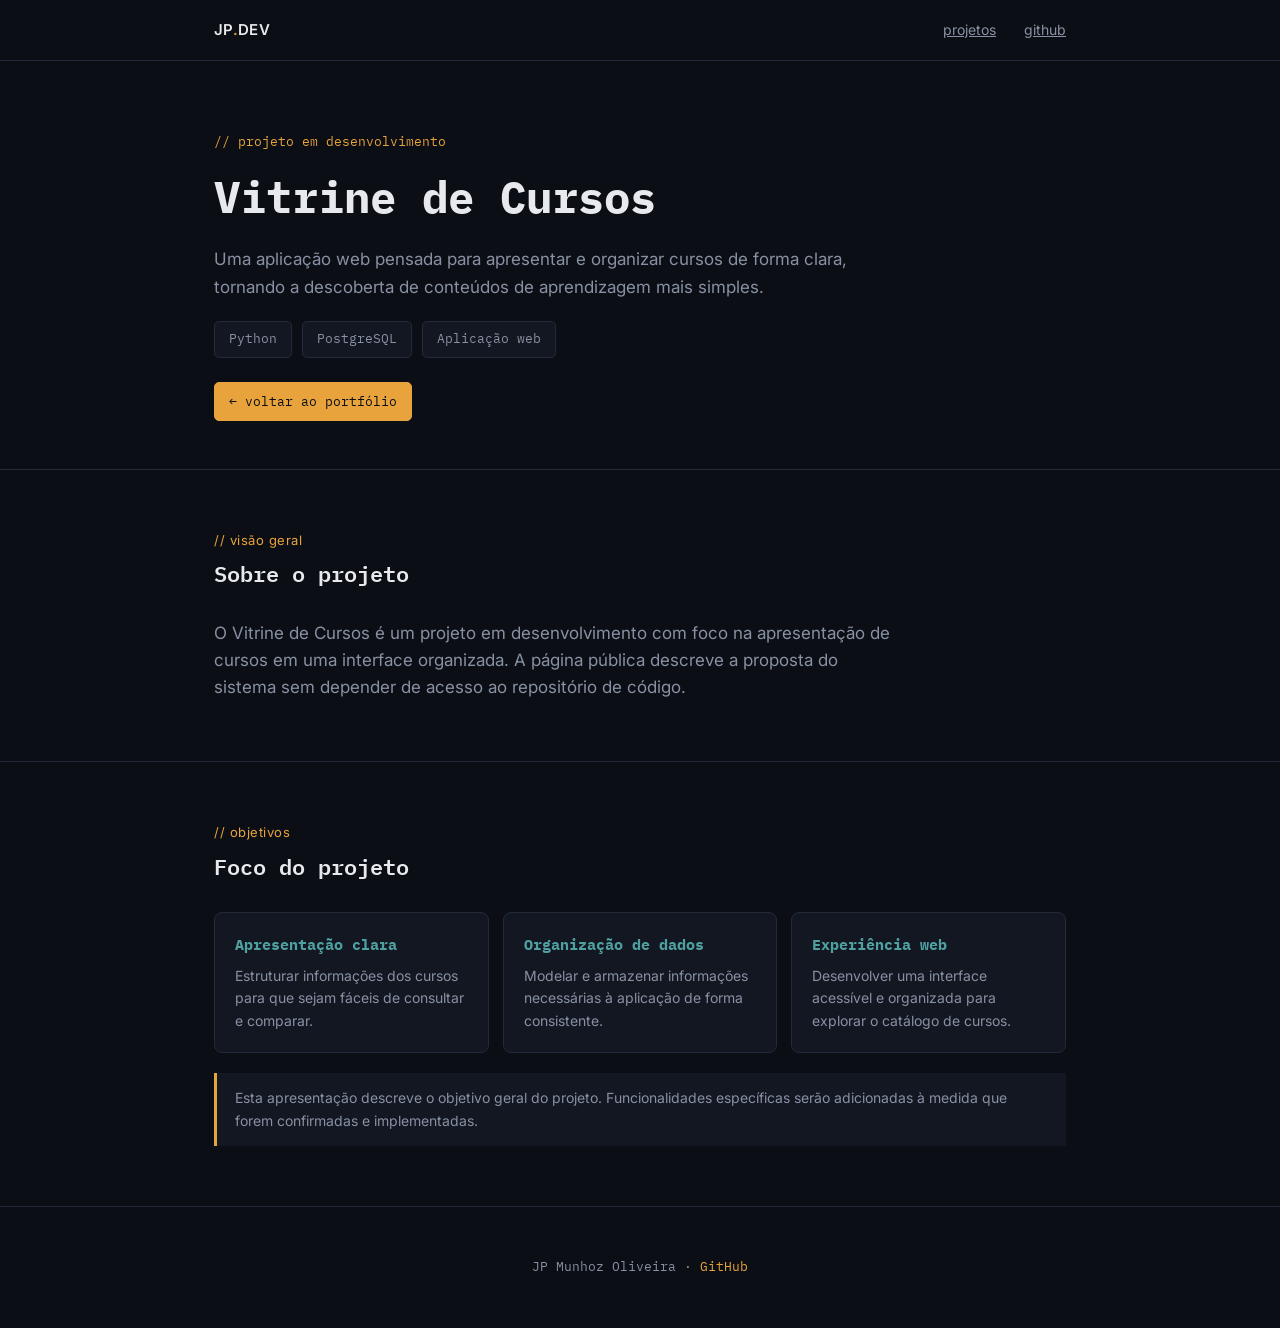
<file: vitrine-de-cursos.html>
<!DOCTYPE html>
<html lang="pt-BR">
<head>
  <meta charset="UTF-8">
  <meta name="viewport" content="width=device-width, initial-scale=1">
  <meta name="description" content="Vitrine de Cursos: projeto em desenvolvimento para apresentar e organizar cursos em uma experiência web.">
  <title>Vitrine de Cursos — JP Munhoz Oliveira</title>
  <link rel="preconnect" href="https://fonts.googleapis.com">
  <link href="https://fonts.googleapis.com/css2?family=IBM+Plex+Mono:wght@400;500;600;700&family=Inter:wght@400;500;600&display=swap" rel="stylesheet">
  <link rel="stylesheet" href="styles/styles.css">
  <style>
    .detail-hero{padding:72px 0 48px;border-bottom:1px solid var(--border)}
    .eyebrow{font:13px "IBM Plex Mono",monospace;color:var(--accent);margin-bottom:12px}
    .detail-hero h1{font-size:clamp(30px,6vw,44px);margin-bottom:14px}
    .lead{max-width:680px;color:var(--text-dim);font-size:17px}
    .detail-grid{display:grid;grid-template-columns:repeat(auto-fit,minmax(220px,1fr));gap:14px}
    .detail-card{padding:20px;border:1px solid var(--border);border-radius:8px;background:var(--bg-elev)}
    .detail-card h3{font-size:15px;margin-bottom:8px;color:var(--accent-2)}
    .detail-card p{font-size:14px;color:var(--text-dim)}
    .notice{border-left:3px solid var(--accent);padding:14px 18px;background:var(--bg-elev);color:var(--text-dim);font-size:14px}
    .action{display:inline-block;text-decoration:none;padding:10px 14px;border:1px solid var(--border);border-radius:5px;font:13px "IBM Plex Mono",monospace;margin-top:24px}
    .action.primary{background:var(--accent);border-color:var(--accent);color:#0b0e14}
    @media(max-width:600px){.detail-hero{padding:52px 0 36px}}
  </style>
</head>
<body>
  <nav><div class="wrap"><a class="brand" href="index.html" style="text-decoration:none">JP<span>.</span>DEV</a><ul><li><a href="index.html#projetos">projetos</a></li><li><a href="https://github.com/JpMunhozOliveira" target="_blank" rel="noreferrer">github</a></li></ul></div></nav>
  <header class="detail-hero"><div class="wrap">
    <div class="eyebrow">// projeto em desenvolvimento</div>
    <h1>Vitrine de Cursos</h1>
    <p class="lead">Uma aplicação web pensada para apresentar e organizar cursos de forma clara, tornando a descoberta de conteúdos de aprendizagem mais simples.</p>
    <div class="stack-row" style="margin-top:20px"><span class="chip">Python</span><span class="chip">PostgreSQL</span><span class="chip">Aplicação web</span></div>
    <a class="action primary" href="index.html#projetos">← voltar ao portfólio</a>
  </div></header>
  <main>
    <section><div class="wrap"><div class="sec-label">// visão geral</div><h2>Sobre o projeto</h2><p class="lead">O Vitrine de Cursos é um projeto em desenvolvimento com foco na apresentação de cursos em uma interface organizada. A página pública descreve a proposta do sistema sem depender de acesso ao repositório de código.</p></div></section>
    <section><div class="wrap"><div class="sec-label">// objetivos</div><h2>Foco do projeto</h2><div class="detail-grid">
      <article class="detail-card"><h3>Apresentação clara</h3><p>Estruturar informações dos cursos para que sejam fáceis de consultar e comparar.</p></article>
      <article class="detail-card"><h3>Organização de dados</h3><p>Modelar e armazenar informações necessárias à aplicação de forma consistente.</p></article>
      <article class="detail-card"><h3>Experiência web</h3><p>Desenvolver uma interface acessível e organizada para explorar o catálogo de cursos.</p></article>
    </div><p class="notice" style="margin-top:20px">Esta apresentação descreve o objetivo geral do projeto. Funcionalidades específicas serão adicionadas à medida que forem confirmadas e implementadas.</p></div></section>
  </main>
  <footer><div class="wrap"><p class="mono">JP Munhoz Oliveira · <a class="gh" href="https://github.com/JpMunhozOliveira" target="_blank" rel="noreferrer">GitHub</a></p></div></footer>
</body>
</html>
</file>
<file: styles/styles.css>
:root {
  --bg: #0b0e14;
  --bg-elev: #121722;
  --bg-elev2: #171d2b;
  --accent: #e8a33d;
  --accent-2: #4fa0a0;
  --text: #e7e9ee;
  --text-dim: #8891a3;
  --border: #232b3a;
}
* {
  box-sizing: border-box;
  margin: 0;
  padding: 0;
}
body {
  background: var(--bg);
  color: var(--text);
  font-family: "Inter", sans-serif;
  line-height: 1.6;
  -webkit-font-smoothing: antialiased;
}
h1,
h2,
h3,
.mono {
  font-family: "IBM Plex Mono", monospace;
}
a {
  color: inherit;
}
.wrap {
  max-width: 900px;
  margin: 0 auto;
  padding: 0 24px;
}

/* NAV */
nav {
  border-bottom: 1px solid var(--border);
  padding: 18px 0;
}
nav .wrap {
  display: flex;
  justify-content: space-between;
  align-items: center;
}
.brand {
  font-weight: 600;
  letter-spacing: 0.02em;
  font-size: 15px;
}
.brand span {
  color: var(--accent);
}
nav ul {
  list-style: none;
  display: flex;
  gap: 28px;
  font-size: 14px;
  color: var(--text-dim);
}
nav a:hover {
  color: var(--accent);
}

/* HERO */
header.hero {
  padding: 90px 0 70px;
  border-bottom: 1px solid var(--border);
}
.term {
  background: var(--bg-elev);
  border: 1px solid var(--border);
  border-radius: 8px;
  overflow: hidden;
  max-width: 640px;
}
.term-bar {
  display: flex;
  gap: 7px;
  padding: 10px 14px;
  background: var(--bg-elev2);
  border-bottom: 1px solid var(--border);
}
.dot {
  width: 10px;
  height: 10px;
  border-radius: 50%;
  background: #3a4356;
}
.term-body {
  padding: 22px 20px;
  font-size: 15px;
}
.term-body .line {
  color: var(--text-dim);
}
.term-body .prompt {
  color: var(--accent-2);
}
.term-body .out {
  color: var(--text);
}
#typed::after {
  content: "▌";
  color: var(--accent);
  animation: blink 1s step-start infinite;
}
@keyframes blink {
  50% {
    opacity: 0;
  }
}
header.hero h1 {
  font-size: 34px;
  margin-top: 26px;
  font-weight: 600;
}
header.hero p.tag {
  color: var(--text-dim);
  margin-top: 10px;
  font-size: 16px;
  max-width: 520px;
}

/* SECTION HEADERS */
section {
  padding: 60px 0;
  border-bottom: 1px solid var(--border);
}
.sec-label {
  color: var(--accent);
  font-size: 13px;
  letter-spacing: 0.04em;
  margin-bottom: 6px;
}
section h2 {
  font-size: 22px;
  margin-bottom: 28px;
  font-weight: 600;
}

/* STACK */
.stack-row {
  display: flex;
  flex-wrap: wrap;
  gap: 10px;
}
.chip {
  border: 1px solid var(--border);
  background: var(--bg-elev);
  padding: 7px 14px;
  border-radius: 5px;
  font-size: 13px;
  font-family: "IBM Plex Mono", monospace;
  color: var(--text-dim);
}

/* MANIFEST (projects) */
.manifest {
  border: 1px solid var(--border);
  border-radius: 8px;
  overflow: hidden;
}
.m-row {
  display: grid;
  grid-template-columns: 64px 1fr auto;
  gap: 16px;
  align-items: center;
  padding: 18px 20px;
  border-bottom: 1px solid var(--border);
  text-decoration: none;
  color: var(--text);
  transition: background 0.15s;
}
.m-row:last-child {
  border-bottom: none;
}
.m-row:hover {
  background: var(--bg-elev);
}
.m-code {
  font-family: "IBM Plex Mono", monospace;
  color: var(--text-dim);
  font-size: 13px;
}
.m-name {
  font-weight: 600;
  font-size: 15px;
}
.m-meta {
  color: var(--text-dim);
  font-size: 13px;
  margin-top: 3px;
}
.m-status {
  font-family: "IBM Plex Mono", monospace;
  font-size: 12px;
  white-space: nowrap;
  padding: 4px 10px;
  border-radius: 4px;
  border: 1px solid var(--border);
}
.st-done {
  color: var(--accent-2);
  border-color: #2a4a4a;
}
.st-dev {
  color: var(--accent);
  border-color: #4a3a1f;
}

/* COURSES */
.courses {
  display: grid;
  grid-template-columns: 1fr;
  gap: 12px;
}
.course {
  border: 1px solid var(--border);
  border-radius: 8px;
  padding: 16px 20px;
  display: flex;
  justify-content: space-between;
  align-items: center;
}
.course-name {
  font-weight: 500;
  font-size: 14px;
}
.course-org {
  color: var(--text-dim);
  font-size: 13px;
  font-family: "IBM Plex Mono", monospace;
}

/* FOOTER */
footer {
  padding: 50px 0;
  text-align: center;
}
footer .mono {
  color: var(--text-dim);
  font-size: 13px;
}
footer a.gh {
  color: var(--accent);
  text-decoration: none;
}

@media (max-width: 600px) {
  .m-row {
    grid-template-columns: 1fr;
    text-align: left;
  }
  .m-code {
    display: none;
  }
  header.hero {
    padding: 60px 0 50px;
  }
  header.hero h1 {
    font-size: 26px;
  }
}
</file>
